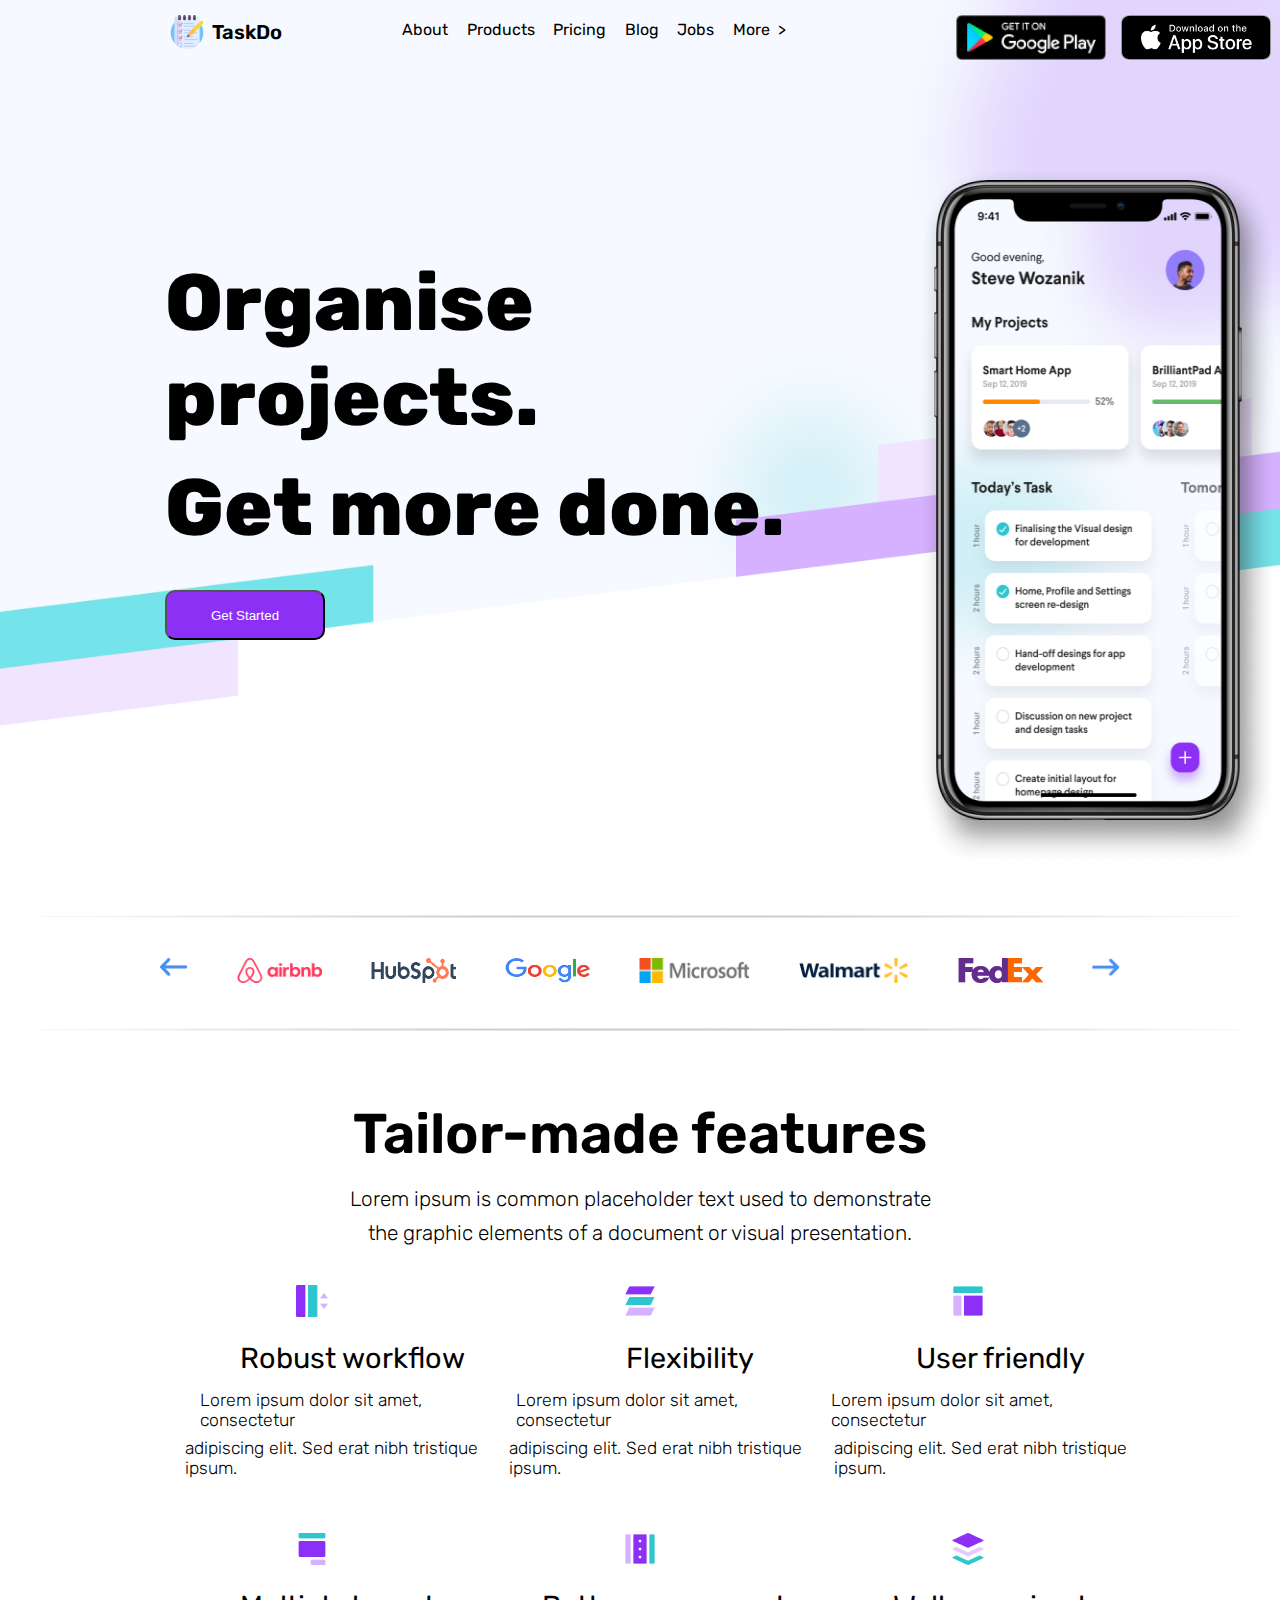
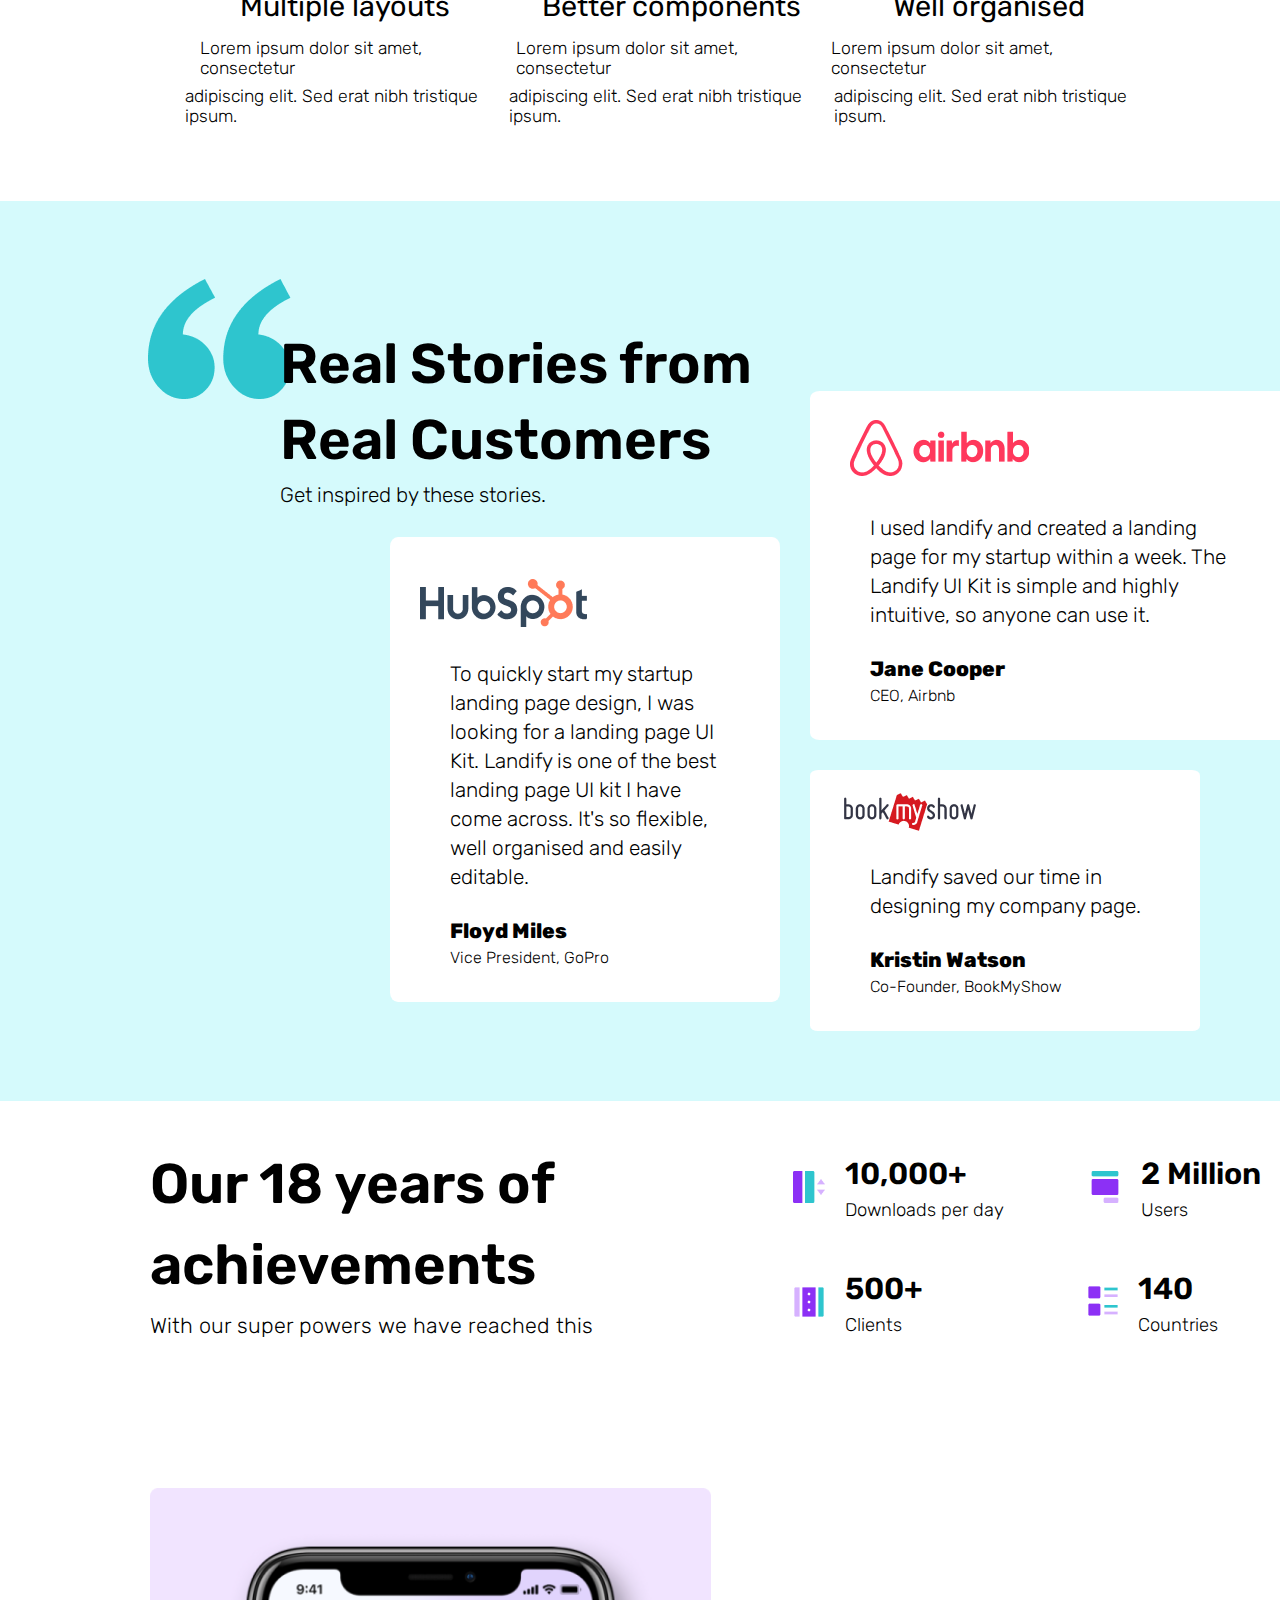
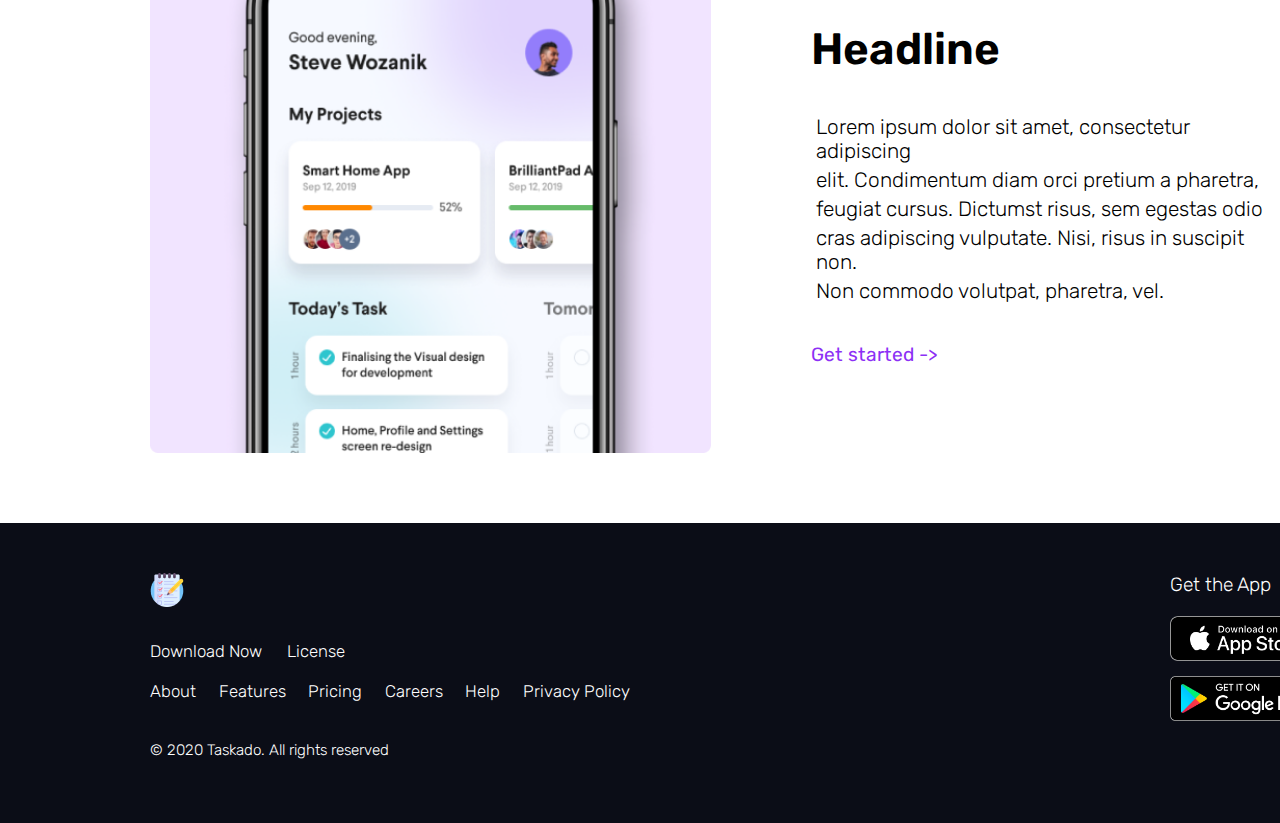
<file: index.html>
<!DOCTYPE html>
<html>
<head>
    <title>Homepage</title>
    <link rel="stylesheet" href="./style.css">
    <link rel="preconnect" href="https://fonts.googleapis.com">
<link rel="preconnect" href="https://fonts.gstatic.com" crossorigin>
<link href="https://fonts.googleapis.com/css2?family=Rubik:wght@300;500&display=swap" rel="stylesheet">
</head>
<body>
<div class="header1">
    <div class="combine">
        <div class="imgTodo">
            <div class="Grouplogo"><img src="./img/Grouplogo.png"></div>
            <div class="todo">TaskDo</div>
        </div>
        <div class="tools">
        <div>About</div>
        <div>Products</div>
        <div>Pricing</div>
        <div>Blog</div>
        <div>Jobs</div>
        <div class="more">More <div class="down">></div></div>
        </div>
        <!-- <div class="badge"> -->
            <div class="playS"><img src="./img/Google Play Badgegoogle_store.png " id="playS"></div>
            <div class="appS"><img src="./img/app_store.png" id="appS"></div>
        <!-- </div> -->
    </div>
    <div class="combine2">
        <div class="heading">
            <div class="t1">Organise projects.</div>
            <div class="t2">Get more done.</div>
            <div>
                <button  class="btn1">Get Started</button>
            </div>
        </div>
        <div class="iphone">
            <img src="./img/iphone.png" class="iphoneImg">
        </div>
    </div>
        <div id="gradient1"></div>
    <div class="combine3">
        <div class="vector2"> <img src="./img/Vector2.png" class="vector2a"> </div>
        <div class="Logos">
            <div class="Airbnb"><img src="./img/Airbnb Logo.png" class="Airbnb1"></div>
            <div class="Hubspot"><img src="./img/Hubspot Logo.png" class="Hubspot1"></div>
            <div class="Google"><img src="./img/Google Logo.png" class="Google1"></div>
            <div class="Microsoft"><img src="./img/Microsoft Logo.png" class="Microsoft1"></div>
            <div class="Walmart"><img src="./img/Walmart Logo.png" class="Walmart1"></div>
            <div class="FedEx"><img src="./img/FedEx Logo.png" class="FedEx1"></div>
        </div>
    <div class="vector"><img src="./img/Vector.png" class="vector2b"></div>
    </div>
        <div id="gradient2"></div>
    <div class="heading2">Tailor-made features</div>
    <div class="para">
        <div class="tx1">Lorem ipsum is common placeholder text used to demonstrate</div>
        <div class="tx2">the graphic elements of a document or visual presentation.</div>
    </div>
    <div class="row1">
        <div><img src="./img/01feature1.png"></div>
        <div><img src="./img/02feature2.png"></div>
        <div><img src="./img/03feature3.png"></div>
    </div>
    <div class="row2">
        <div class="tx3">Robust workflow</div>
        <div class="tx3 ">Flexibility</div>
        <div class="tx3 ">User friendly</div>
    </div>
    <div class="row3">
        <div class="tx4">Lorem ipsum dolor sit amet, consectetur</div>
        <div class="tx4 ">Lorem ipsum dolor sit amet, consectetur</div>
        <div class="tx4 ">Lorem ipsum dolor sit amet, consectetur</div>
    </div>
    <div class="row4">
        <div class="tx4">adipiscing elit. Sed erat nibh tristique ipsum.</div>
        <div class="tx4 ">adipiscing elit. Sed erat nibh tristique ipsum.</div>
        <div class="tx4 ">adipiscing elit. Sed erat nibh tristique ipsum.</div>
    </div>
    <div class="rowchange">
        <div><img src="./img/04feature4.png"></div>
        <div><img src="./img/05feature5.png"></div>
        <div><img src="./img/08feature6.png"></div>
    </div>
    <div class="row2">
        <div class="tx3">Multiple layouts</div>
        <div class="tx3 ">Better components</div>
        <div class="tx3 ">Well organised</div>
    </div>
    <div class="row3">
        <div class="tx4">Lorem ipsum dolor sit amet, consectetur</div>
        <div class="tx4 ">Lorem ipsum dolor sit amet, consectetur</div>
        <div class="tx4 ">Lorem ipsum dolor sit amet, consectetur</div>
    </div>
    <div class="row4">
        <div class="tx4">adipiscing elit. Sed erat nibh tristique ipsum.</div>
        <div class="tx4 ">adipiscing elit. Sed erat nibh tristique ipsum.</div>
        <div class="tx4 ">adipiscing elit. Sed erat nibh tristique ipsum.</div>
    </div>
    <div class="green">
        <div class="TextimageCombine">
            <div class="textimage">
                <div class="heading3">
                    <div>Real Stories from</div>
                    <div class="realC">Real Customers</div>
                    <div id="stories">Get inspired by these stories.</div>
                </div>
               <div class="sideimage">
                <div class="line">To quickly start my startup</div>
                <div class="line">landing page design, I was</div>
                <div class="line">looking for a landing page UI</div>
                <div class="line">Kit. Landify is one of the best</div>
                <div class="line">landing page UI kit I have</div>
                <div class="line">come across. It's so flexible,</div>
                <div class="line">well organised and easily</div>
                <div class="line">editable.</div>
                <div class="line line1">Floyd Miles</div>
                <div class="line line2">Vice President, GoPro</div>
               </div>
            </div>
            <div class="textimage2">
                <div class="sideimage2">
                    <div class="line">I used landify and created a landing</div>
                    <div class="line">page for my startup within a week. The</div>
                    <div class="line">Landify UI Kit is simple and highly</div>
                    <div class="line">intuitive, so anyone can use it.</div>
                    <div class="line line1">Jane Cooper</div>
                    <div class="line line2">CEO, Airbnb</div>
                </div>
                <div class="sideimage3">
                    <div class="line">Landify saved our time in</div>
                    <div class="line">designing my company page.</div>
                    <div class="line line1">Kristin Watson</div>
                    <div class="line line2">Co-Founder, BookMyShow</div>
                </div>
            </div>
        </div>
    </div>
    <div class="combine4">
        <div class="achievements">
            <div class="p1">Our 18 years of</div>
            <div class="p2"> achievements</div>
            <div class="p3">With our super powers we have reached this</div>
        </div>
        <div class="sideboxes">
        <div class="upperSub">
            <div class="subdivision">
                <div class="subimg"><img src="./img/01feature1.png" ></div>
            <div class="counting">
            <div class="total">10,000+</div>
            <div class="counts">Downloads per day</div>
            </div>
            </div>
            <div class="subdivision subdivision2 ">
                <div class="subimg"><img src="./img/04feature4.png" ></div>
            <div class="counting">
            <div class="total">2 Million</div>
            <div class="counts">Users</div>
            </div>
            </div>
        </div>
        <div class="upperSub">
            <div class="subdivision" id="lowersubdivision">
                <div class="subimg"><img src="./img/05feature5.png" ></div>
            <div class="counting">
            <div class="total">500+</div>
            <div class="counts">Clients</div>
            </div>
            </div>
            <div class="subdivision subdivision2 " id="lowersubdivision2">
                <div class="subimg"><img src="./img/09feature9.png" ></div>
            <div class="counting">
            <div class="total">140</div>
            <div class="counts">Countries</div>
            </div>
            </div>
        </div>
        </div>
    </div>
    <div class="nextiphone">
        <div class="newiphone"><img src="./img/Phone Mockupiphone2.png" class="newiphone1"></div>
        <div class="sideElements">
            <div class="Headline">Headline</div>
            <div class="lorem">
                <div class="lorem1">Lorem ipsum dolor sit amet, consectetur adipiscing</div>
                <div class="lorem1">elit. Condimentum diam orci pretium a pharetra,</div>
                <div class="lorem1">feugiat cursus. Dictumst risus, sem egestas odio</div>
                <div class="lorem1">cras adipiscing vulputate. Nisi, risus in suscipit non.</div>
                <div class="lorem1">Non commodo volutpat, pharetra, vel.</div>
            </div>
            <div class="getstart">Get started -></div>
        </div>
    </div>
    <div class="black">
        <div class="lastmerge">
            <div class="col">
                <div><img src="./img/Grouplogo.png"></div>
                <div class="merge1">
                  <div class="DownloadNow">Download Now</div>
                  <div class="License">License</div>
                </div>
                <div class="about">
                    <div>About</div>
                    <div>Features</div>
                    <div>Pricing</div>
                    <div>Careers</div>
                    <div>Help</div>
                    <div>Privacy Policy</div>
                </div>
                <div class="rights">© 2020 Taskado. All rights reserved</div>
              </div>
            <div class="appsCombine">
                <div class="theapp">Get the App</div>
                <div class="apps ps"><img src="./img/app_store.png" class="PlayStore"></div>
                <div class="apps"><img src="./img/play_store.png" class="AppStore"></div>
                <div></div>
            </div>
        </div>
    </div>
</div>
<script src="./action.js"></script>
</body>
</html>
</file>
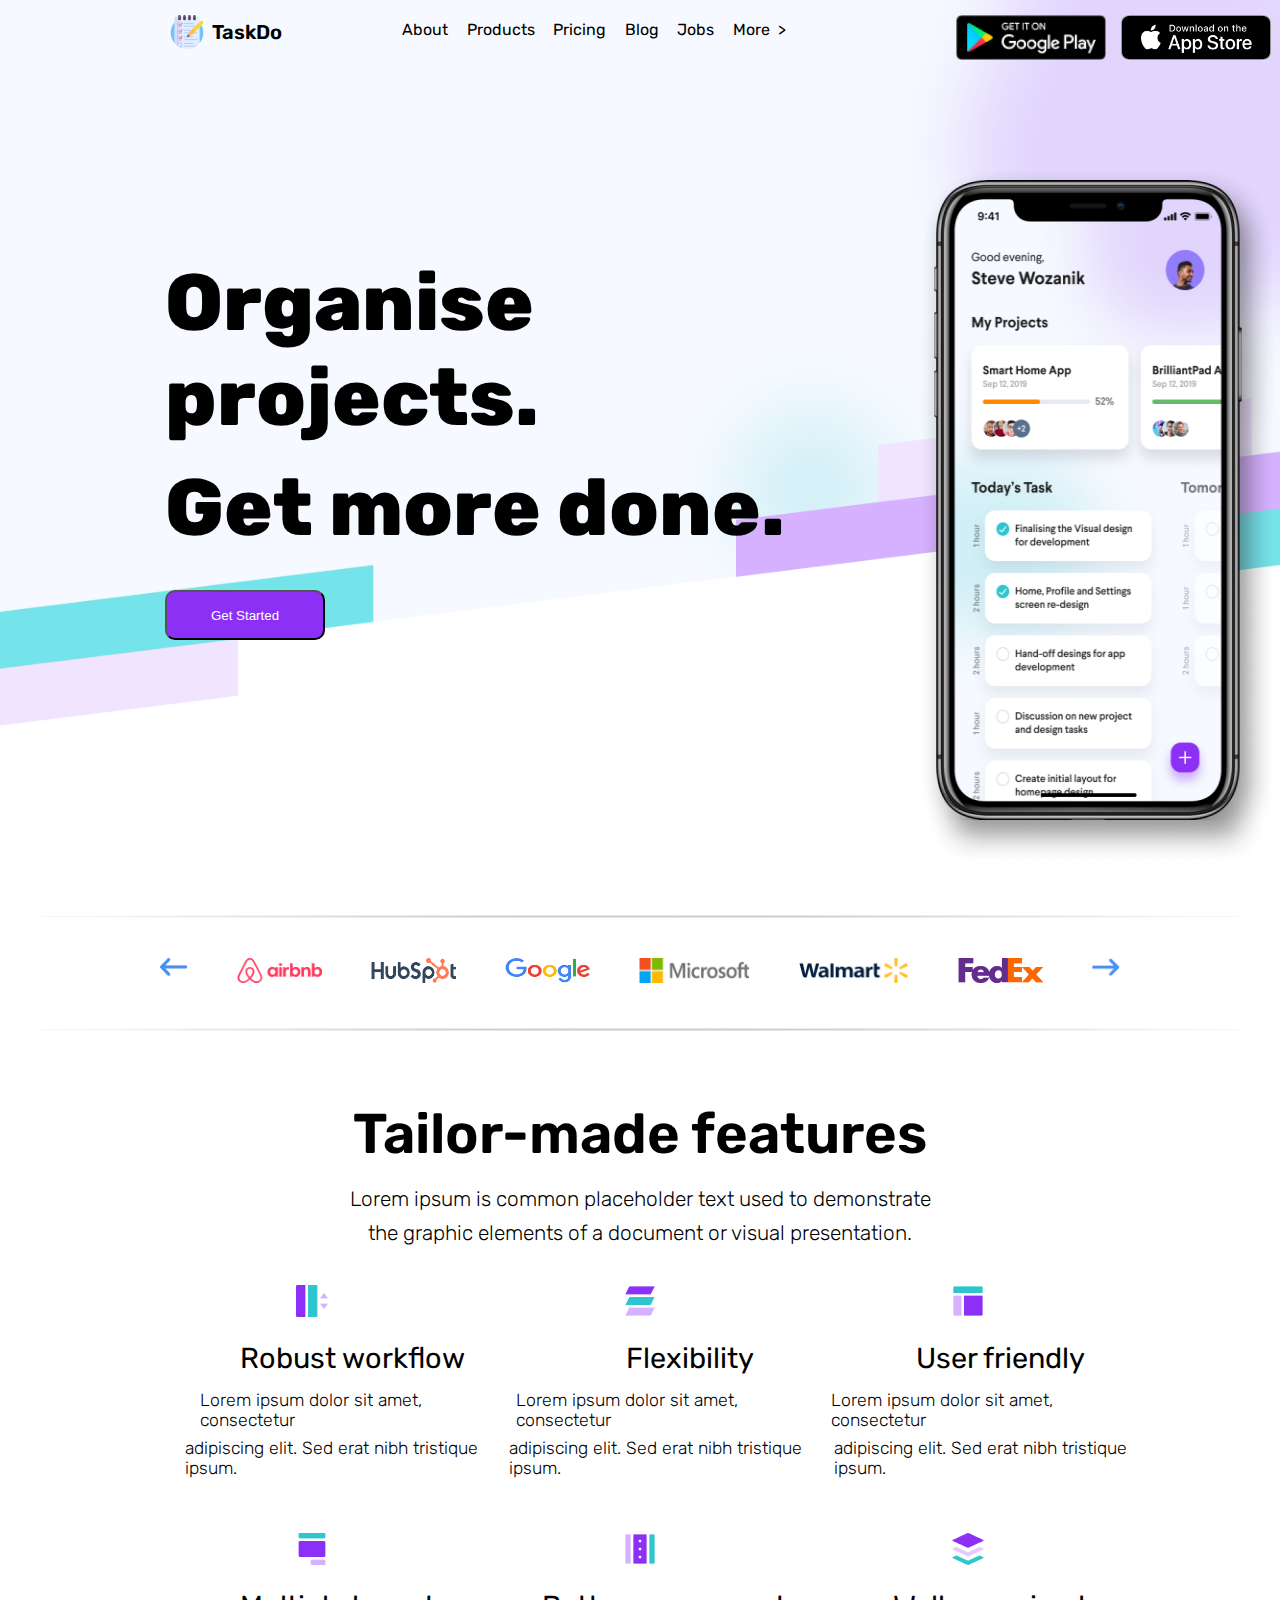
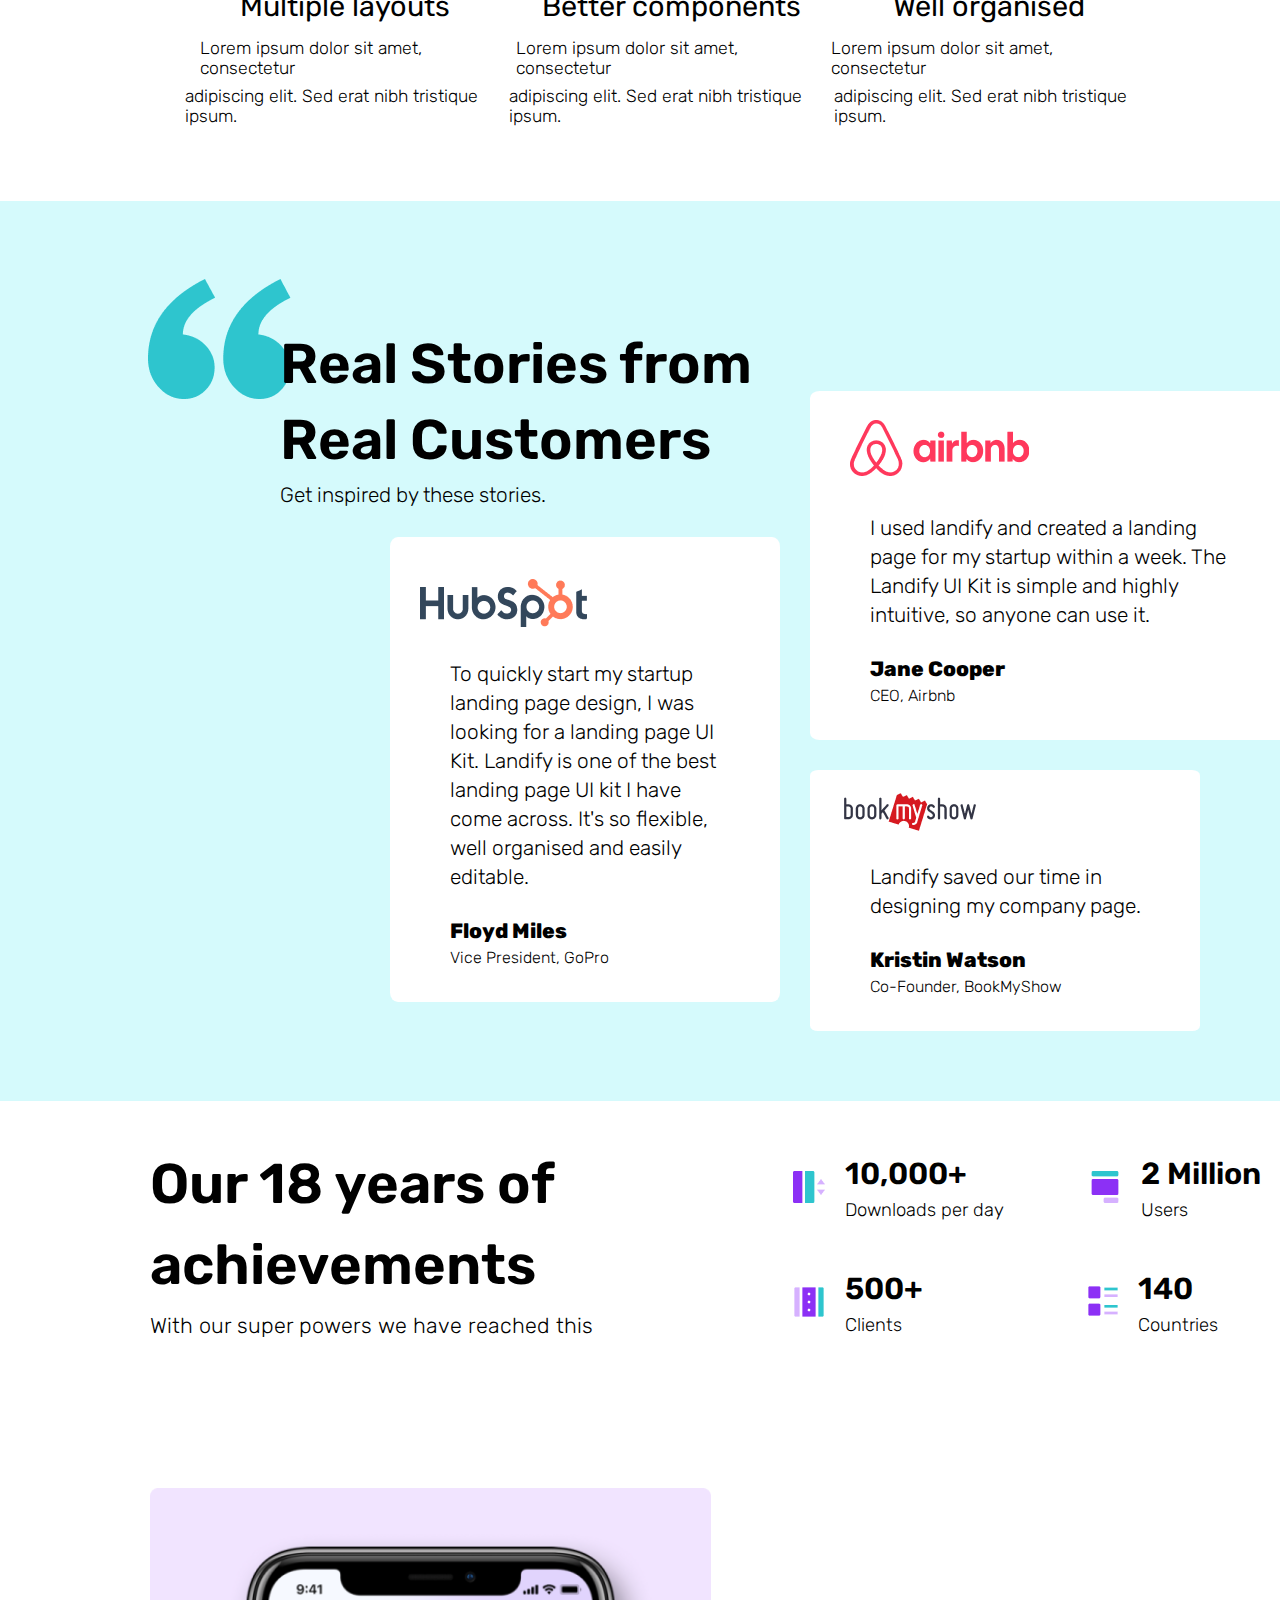
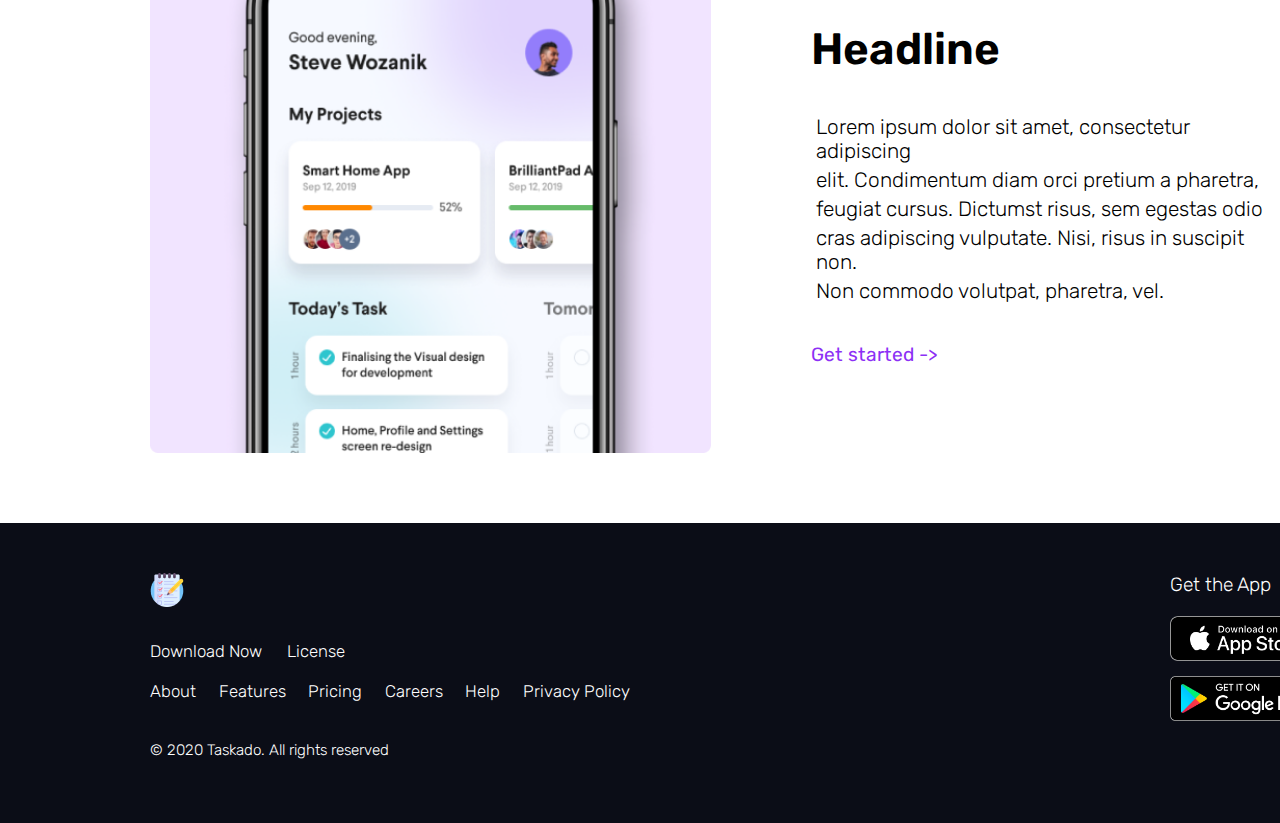
<file: figma.html>
<!DOCTYPE html>
<html>
<head>
    <title>Homepage</title>
    <link rel="stylesheet" href="figma.css">
    <link rel="preconnect" href="https://fonts.googleapis.com">
<link rel="preconnect" href="https://fonts.gstatic.com" crossorigin>
<link href="https://fonts.googleapis.com/css2?family=Rubik:wght@300;500&display=swap" rel="stylesheet">
</head>
<body>
<div class="header1">
    <div class="combine">
        <div class="imgTodo">
            <div class="Grouplogo"><img src="./img/Grouplogo.png"></div>
            <div class="todo">TaskDo</div>
        </div>
        <div class="tools">
        <div>About</div>
        <div>Products</div>
        <div>Pricing</div>
        <div>Blog</div>
        <div>Jobs</div>
        <div class="more">More <div class="down">></div></div>
        </div>
        <!-- <div class="badge"> -->
            <div class="playS"><img src="./img/Google Play Badgegoogle_store.png " id="playS"></div>
            <div class="appS"><img src="./img/app_store.png" id="appS"></div>
        <!-- </div> -->
    </div>
    <div class="combine2">
        <div class="heading">
            <div class="t1">Organise projects.</div>
            <div class="t2">Get more done.</div>
            <div>
                <button  class="btn1">Get Started</button>
            </div>
        </div>
        <div class="iphone">
            <img src="./img/iphone.png" class="iphoneImg">
        </div>
    </div>
        <div id="gradient1"></div>
    <div class="combine3">
        <div class="vector2"> <img src="./img/Vector2.png" class="vector2a"> </div>
        <div class="Logos">
            <div class="Airbnb"><img src="./img/Airbnb Logo.png" class="Airbnb1"></div>
            <div class="Hubspot"><img src="./img/Hubspot Logo.png" class="Hubspot1"></div>
            <div class="Google"><img src="./img/Google Logo.png" class="Google1"></div>
            <div class="Microsoft"><img src="./img/Microsoft Logo.png" class="Microsoft1"></div>
            <div class="Walmart"><img src="./img/Walmart Logo.png" class="Walmart1"></div>
            <div class="FedEx"><img src="./img/FedEx Logo.png" class="FedEx1"></div>
        </div>
    <div class="vector"><img src="./img/Vector.png" class="vector2b"></div>
    </div>
        <div id="gradient2"></div>
    <div class="heading2">Tailor-made features</div>
    <div class="para">
        <div class="tx1">Lorem ipsum is common placeholder text used to demonstrate</div>
        <div class="tx2">the graphic elements of a document or visual presentation.</div>
    </div>
    <div class="row1">
        <div><img src="./img/01feature1.png"></div>
        <div><img src="./img/02feature2.png"></div>
        <div><img src="./img/03feature3.png"></div>
    </div>
    <div class="row2">
        <div class="tx3">Robust workflow</div>
        <div class="tx3 ">Flexibility</div>
        <div class="tx3 ">User friendly</div>
    </div>
    <div class="row3">
        <div class="tx4">Lorem ipsum dolor sit amet, consectetur</div>
        <div class="tx4 ">Lorem ipsum dolor sit amet, consectetur</div>
        <div class="tx4 ">Lorem ipsum dolor sit amet, consectetur</div>
    </div>
    <div class="row4">
        <div class="tx4">adipiscing elit. Sed erat nibh tristique ipsum.</div>
        <div class="tx4 ">adipiscing elit. Sed erat nibh tristique ipsum.</div>
        <div class="tx4 ">adipiscing elit. Sed erat nibh tristique ipsum.</div>
    </div>
    <div class="rowchange">
        <div><img src="./img/04feature4.png"></div>
        <div><img src="./img/05feature5.png"></div>
        <div><img src="./img/08feature6.png"></div>
    </div>
    <div class="row2">
        <div class="tx3">Multiple layouts</div>
        <div class="tx3 ">Better components</div>
        <div class="tx3 ">Well organised</div>
    </div>
    <div class="row3">
        <div class="tx4">Lorem ipsum dolor sit amet, consectetur</div>
        <div class="tx4 ">Lorem ipsum dolor sit amet, consectetur</div>
        <div class="tx4 ">Lorem ipsum dolor sit amet, consectetur</div>
    </div>
    <div class="row4">
        <div class="tx4">adipiscing elit. Sed erat nibh tristique ipsum.</div>
        <div class="tx4 ">adipiscing elit. Sed erat nibh tristique ipsum.</div>
        <div class="tx4 ">adipiscing elit. Sed erat nibh tristique ipsum.</div>
    </div>
    <div class="green">
        <div class="TextimageCombine">
            <div class="textimage">
                <div class="heading3">
                    <div>Real Stories from</div>
                    <div class="realC">Real Customers</div>
                    <div id="stories">Get inspired by these stories.</div>
                </div>
               <div class="sideimage">
                <div class="line">To quickly start my startup</div>
                <div class="line">landing page design, I was</div>
                <div class="line">looking for a landing page UI</div>
                <div class="line">Kit. Landify is one of the best</div>
                <div class="line">landing page UI kit I have</div>
                <div class="line">come across. It's so flexible,</div>
                <div class="line">well organised and easily</div>
                <div class="line">editable.</div>
                <div class="line line1">Floyd Miles</div>
                <div class="line line2">Vice President, GoPro</div>
               </div>
            </div>
            <div class="textimage2">
                <div class="sideimage2">
                    <div class="line">I used landify and created a landing</div>
                    <div class="line">page for my startup within a week. The</div>
                    <div class="line">Landify UI Kit is simple and highly</div>
                    <div class="line">intuitive, so anyone can use it.</div>
                    <div class="line line1">Jane Cooper</div>
                    <div class="line line2">CEO, Airbnb</div>
                </div>
                <div class="sideimage3">
                    <div class="line">Landify saved our time in</div>
                    <div class="line">designing my company page.</div>
                    <div class="line line1">Kristin Watson</div>
                    <div class="line line2">Co-Founder, BookMyShow</div>
                </div>
            </div>
        </div>
    </div>
    <div class="combine4">
        <div class="achievements">
            <div class="p1">Our 18 years of</div>
            <div class="p2"> achievements</div>
            <div class="p3">With our super powers we have reached this</div>
        </div>
        <div class="sideboxes">
        <div class="upperSub">
            <div class="subdivision">
                <div class="subimg"><img src="./img/01feature1.png" ></div>
            <div class="counting">
            <div class="total">10,000+</div>
            <div class="counts">Downloads per day</div>
            </div>
            </div>
            <div class="subdivision subdivision2 ">
                <div class="subimg"><img src="./img/04feature4.png" ></div>
            <div class="counting">
            <div class="total">2 Million</div>
            <div class="counts">Users</div>
            </div>
            </div>
        </div>
        <div class="upperSub">
            <div class="subdivision" id="lowersubdivision">
                <div class="subimg"><img src="./img/05feature5.png" ></div>
            <div class="counting">
            <div class="total">500+</div>
            <div class="counts">Clients</div>
            </div>
            </div>
            <div class="subdivision subdivision2 " id="lowersubdivision2">
                <div class="subimg"><img src="./img/09feature9.png" ></div>
            <div class="counting">
            <div class="total">140</div>
            <div class="counts">Countries</div>
            </div>
            </div>
        </div>
        </div>
    </div>
    <div class="nextiphone">
        <div class="newiphone"><img src="./img/Phone Mockupiphone2.png" class="newiphone1"></div>
        <div class="sideElements">
            <div class="Headline">Headline</div>
            <div class="lorem">
                <div class="lorem1">Lorem ipsum dolor sit amet, consectetur adipiscing</div>
                <div class="lorem1">elit. Condimentum diam orci pretium a pharetra,</div>
                <div class="lorem1">feugiat cursus. Dictumst risus, sem egestas odio</div>
                <div class="lorem1">cras adipiscing vulputate. Nisi, risus in suscipit non.</div>
                <div class="lorem1">Non commodo volutpat, pharetra, vel.</div>
            </div>
            <div class="getstart">Get started -></div>
        </div>
    </div>
    <div class="black">
        <div class="lastmerge">
            <div class="col">
                <div><img src="./img/Grouplogo.png"></div>
                <div class="merge1">
                  <div class="DownloadNow">Download Now</div>
                  <div class="License">License</div>
                </div>
                <div class="about">
                    <div>About</div>
                    <div>Features</div>
                    <div>Pricing</div>
                    <div>Careers</div>
                    <div>Help</div>
                    <div>Privacy Policy</div>
                </div>
                <div class="rights">© 2020 Taskado. All rights reserved</div>
              </div>
            <div class="appsCombine">
                <div class="theapp">Get the App</div>
                <div class="apps ps"><img src="./img/app_store.png" class="PlayStore"></div>
                <div class="apps"><img src="./img/play_store.png" class="AppStore"></div>
                <div></div>
            </div>
        </div>
    </div>
</div>
<script src="figma.js"></script>
</body>
</html>
</file>
<file: style.css>
body{
    width: 100vw;
    overflow-x: hidden;
    margin: 0;
    font-family: 'Rubik', sans-serif;
    background: url("./img/Backgroundback.png") no-repeat ;
    background-size: contain;
}
.combine{
    display: flex;
}
.imgTodo{
    display: flex;
    margin-left: 170px;
    margin-right: 120px;
}
.more {
    display: flex;
}
.down{
    /* transform: rotate(90deg) translateY(-5px); */
    margin-left: 8px;
}
.toolsS{
    display: flex;
}
/* .badge{
    display: flex;

} */
 #playS , #appS{
    width: 100%;
    height: 100%;
}
.playS{
    width: 150px;
    height: 45px;
    margin-left: 170px;
}
.appS{
    width: 150px;
    height: 45px;
    margin-left: 15px;
}
.todo{
    font-size: 20px;
    margin-top: 5px;
    margin-left: 8px;
    font-weight: 600;
}
.header1{
     margin-top: 15px;
}
.tools{
    width: 30%;
    display: flex;
    flex-direction: row;
    justify-content: space-between;
    margin-top: 5px;
}
.heading{
    margin-left: 165px;
    margin-top: 195px;
}
.t1 , .t2{
    font-size: 5rem;
    font-weight: 800;
}
.t1{
    margin-bottom: 15px;
}
.combine2{
    display: flex;
}
.iphoneImg{
    height: 100%;
    width: 100%;
}
.iphone{
    height: 700px;
    width: 420px;
    margin-left: 90px;
    margin-top: 105px;
}
.btn1{
    margin-top:35px;
    width: 160px;
    height: 50px;
    border-radius: 10px;
    background: #8C30F5;
    color: #ffffff;
}
#gradient1
{
box-sizing: border-box;
opacity: 0.2;
height:3px;
width:1200px;
margin:auto;
margin-top:50px;
margin-bottom: 40px;
background: -moz-radial-gradient(center, ellipse cover,  rgba(10,10,10,1) 0%, rgba(8,8,8,1) 19%, rgba(3,3,3,0) 80%, rgba(1,1,1,0) 100%); /* FF3.6+ */
background: -webkit-gradient(radial, center center, 0px, center center, 100%, color-stop(0%,rgba(10,10,10,1)), color-stop(19%,rgba(8,8,8,1)), color-stop(80%,rgba(3,3,3,0)), color-stop(100%,rgba(1,1,1,0))); /* Chrome,Safari4+ */
background: -webkit-radial-gradient(center, ellipse cover,  rgba(10,10,10,1) 0%,rgba(8,8,8,1) 19%,rgba(3,3,3,0) 80%,rgba(1,1,1,0) 100%); /* Chrome10+,Safari5.1+ */
background: -o-radial-gradient(center, ellipse cover,  rgba(10,10,10,1) 0%,rgba(8,8,8,1) 19%,rgba(3,3,3,0) 80%,rgba(1,1,1,0) 100%); /* Opera 12+ */
background: -ms-radial-gradient(center, ellipse cover,  rgba(10,10,10,1) 0%,rgba(8,8,8,1) 19%,rgba(3,3,3,0) 80%,rgba(1,1,1,0) 100%); /* IE10+ */
background: radial-gradient(center, ellipse cover,  rgba(10,10,10,1) 0%,rgba(8,8,8,1) 19%,rgba(3,3,3,0) 80%,rgba(1,1,1,0) 100%); /* W3C */
filter: progid:DXImageTransform.Microsoft.gradient( startColorstr='#0a0a0a', endColorstr='#00010101',GradientType=1 ); /* IE6-9 fallback on horizontal gradient */
}
#gradient2
{
box-sizing: border-box;
opacity: 0.2;
height:3px;
width:1200px;
margin:auto;
margin-top:45px;
background: -moz-radial-gradient(center, ellipse cover,  rgba(10,10,10,1) 0%, rgba(8,8,8,1) 19%, rgba(3,3,3,0) 80%, rgba(1,1,1,0) 100%); /* FF3.6+ */
background: -webkit-gradient(radial, center center, 0px, center center, 100%, color-stop(0%,rgba(10,10,10,1)), color-stop(19%,rgba(8,8,8,1)), color-stop(80%,rgba(3,3,3,0)), color-stop(100%,rgba(1,1,1,0))); /* Chrome,Safari4+ */
background: -webkit-radial-gradient(center, ellipse cover,  rgba(10,10,10,1) 0%,rgba(8,8,8,1) 19%,rgba(3,3,3,0) 80%,rgba(1,1,1,0) 100%); /* Chrome10+,Safari5.1+ */
background: -o-radial-gradient(center, ellipse cover,  rgba(10,10,10,1) 0%,rgba(8,8,8,1) 19%,rgba(3,3,3,0) 80%,rgba(1,1,1,0) 100%); /* Opera 12+ */
background: -ms-radial-gradient(center, ellipse cover,  rgba(10,10,10,1) 0%,rgba(8,8,8,1) 19%,rgba(3,3,3,0) 80%,rgba(1,1,1,0) 100%); /* IE10+ */
background: radial-gradient(center, ellipse cover,  rgba(10,10,10,1) 0%,rgba(8,8,8,1) 19%,rgba(3,3,3,0) 80%,rgba(1,1,1,0) 100%); /* W3C */
filter: progid:DXImageTransform.Microsoft.gradient( startColorstr='#0a0a0a', endColorstr='#00010101',GradientType=1 ); /* IE6-9 fallback on horizontal gradient */
}
.combine3{
    display: flex;
    margin-top: 15px;
}
.Logos{
    width: 75%;
    display: flex;
    flex-direction: row;
    justify-content: space-evenly;
}
.Airbnb1 , .Hubspot1 , .Google1 , .Microsoft1 , .Walmart1 , .FedEx1 , .vector2a , .vector2b{
    width: 100%;
    height: 100%;
}
.Airbnb , .Hubspot , .Google , .FedEx{
    width: 85px;
    height: 25px;
}
.Microsoft , .Walmart {
    width: 110px;
    height: 25px;
}
.vector2 , .vector{
    width: 30px;
    height: 18px;
}
.vector2{
    margin-left: 160px;
}
.vector{
    margin-right: 160px;
}
.heading2{
    margin-top: 70px;
    text-align: center;
    font-size: 3.5rem;
    font-weight: 600;
}
.para{
    margin-top: 20px;
}
.tx1 , .tx2{
    text-align: center;
    font-size: 1.3rem;
    font-weight: 300;
}
.tx2{
    margin-top: 10px;
}
.row1{
    margin-top: 40px;
    display: flex;
    flex-direction: row;
    justify-content: space-evenly;
}
.rowchange{
    margin-top: 55px;
    display: flex;
    flex-direction: row;
    justify-content: space-evenly;
}
.row2{
    width: 66%;
    margin-top: 20px;
    margin-left: 240px;
    display: flex;
    flex-direction: row;
    justify-content: space-between;
}
.tx3{
    font-size: 1.8rem;
}
.row3{
    width: 74%;
    margin-top: 15px;
    margin-left: 200px;
    display: flex;
    flex-direction: row;
    justify-content: space-between;
}
.tx4{
    font-size: 1.1rem;
    font-weight: 300;
}
.row4{
    width: 76%;
    margin-top: 8px;
    margin-left: 185px;
    display: flex;
    flex-direction: row;
    justify-content: space-between;
}
.green{
    background-color: #D5FAFC;
    width: 100%;
    height: 900px;
    margin-top: 75px;
    background: left 13% top 10% url("./img/quotes.png") no-repeat #D5FAFC ;
}
.heading3{
    margin-left: 280px;
    padding-top: 130px;
    font-size: 3.5rem;
    font-weight: 600;
}
.realC{
    margin-top: 10px;
}
#stories{
    font-size: 1.3rem;
    font-weight: 300;
    margin-top: 10px ;
}
/* .textimage{
    display: flex;
} */
.sideimage{
    margin-left: 390px;
    margin-top: 30px;
    /* height: 350px;  */
     width: 390px;
    padding-top: 120px;
     /* padding-right: 50px; */
    padding-bottom: 30px;  
    background: left 13% top 10% url("./img/Hubspot\ Logo.png") no-repeat #ffffff ;
    background-color: #ffffff;
    border-radius: 2%;
}
.sideimage2{
    width: 440px;
    margin-top: 190px; 
    margin-left: 30px;
    padding-top: 120px;
    padding-right: 40px;
    padding-bottom: 30px;
    background: left 13% top 10% url("./img/Airbnb\ Logo.png") no-repeat #ffffff ;
    border-radius: 2%;
}
.sideimage3{
    width: 350px;
    margin-top: 30px; 
    margin-left: 30px;
    padding-top: 90px;
    padding-right: 40px;
    padding-bottom: 30px;
    background: left 13% top 10% url("./img/BookMyShow\ Logo.png") no-repeat #ffffff ;
    border-radius: 2%;
}
.TextimageCombine{
    display: flex;
}
.line{
    margin: 5px;
    font-weight: 300;
    font-size: 1.3rem;
    margin-left: 60px;
}
.line1{
    margin-top: 30px;
    font-weight: 800;
}
.line2{
    font-size: 1rem;
    font-weight: 100;
}
.achievements{
    margin-top: 50px;
    font-size: 3.5rem;
    font-weight: 600;
    margin-left: 150px;
}
.p2{
    margin-top: 15px;
}
.p3{
    margin-top: 15px;
    font-weight: 300;
    font-size: 1.35rem;
}
.combine4 , .subdivision , .upperSub{
    display: flex;
}
.total{
    font-size: 1.9rem;
    font-weight: 600;
}
.counts{
    font-size: 1.15rem;
    font-weight: 300;
    margin-top: 7px;
}
.sideboxes{
    margin-left: 200px;
    margin-top: 55px;
}
.subimg{
    margin-top: 15px;
    margin-right: 20px;
}
.subdivision2{
    margin-left: 85px;
}
#lowersubdivision2 , #lowersubdivision{
    margin-top: 50px;
}
#lowersubdivision2{
    margin-left: 165px;
}
.nextiphone{
    margin-top: 150px;
    display: flex;
    margin-left: 150px;
}
.newiphone1{
    width: 100%;
    height: 100%;
}
.newiphone{
    width: 580px;
}
.Headline{
    font-size: 2.75rem;
    font-weight: 600;
}
.sideElements{
    margin-left: 100px;
    margin-top: 135px;
}
.lorem{
    margin-top: 40px;
}
.lorem1{
    font-weight: 300;
    margin: 5px;
    font-size: 1.3rem;
}
.getstart{
    margin-top: 40px;
    font-size: 1.2rem;
    color: #8C30F5;
}
.black{
    background: #0B0D17;
    height: 300px;
    width: 100%;
    margin-top: 70px;
    color: #ffffff;
    font-weight: 300;
}
.col{
   padding-top: 50px;
   margin-left:150px
}
.merge1{
    display: flex;
    margin-top: 30px;
    font-size: 1.05rem;
}
.DownloadNow{
    margin-right: 25px;
}
.about{
    margin-top: 20px;
    font-size: 1.05rem;
    width: 480px;
    display: flex;
    flex-direction: row;
    justify-content: space-between;
}
.rights{
    margin-top: 40px;
    font-size: 0.95rem;
}
.PlayStore,.AppStore{
    width: 100%;
    height: 100%;
}
.apps{
    width: 150px;
    height: 45px;
}
.theapp{
    font-size: 1.2rem;
}
.lastmerge{
    display: flex;
}
.appsCombine{
    margin-left: 540px;
    margin-top: 50px;
}
.ps{
    margin-top: 20px;
    margin-bottom: 15px;
}

.Logos {
	/* transform: translateX(100px); */
	transition: 0.4s;
	overflow-x: hidden;
}
</file>
<file: figma.css>
body{
    width: 100vw;
    overflow-x: hidden;
    margin: 0;
    font-family: 'Rubik', sans-serif;
    background: url("./img/Backgroundback.png") no-repeat ;
    background-size: contain;
}
.combine{
    display: flex;
}
.imgTodo{
    display: flex;
    margin-left: 170px;
    margin-right: 120px;
}
.more {
    display: flex;
}
.down{
    /* transform: rotate(90deg) translateY(-5px); */
    margin-left: 8px;
}
.toolsS{
    display: flex;
}
/* .badge{
    display: flex;

} */
 #playS , #appS{
    width: 100%;
    height: 100%;
}
.playS{
    width: 150px;
    height: 45px;
    margin-left: 170px;
}
.appS{
    width: 150px;
    height: 45px;
    margin-left: 15px;
}
.todo{
    font-size: 20px;
    margin-top: 5px;
    margin-left: 8px;
    font-weight: 600;
}
.header1{
     margin-top: 15px;
}
.tools{
    width: 30%;
    display: flex;
    flex-direction: row;
    justify-content: space-between;
    margin-top: 5px;
}
.heading{
    margin-left: 165px;
    margin-top: 195px;
}
.t1 , .t2{
    font-size: 5rem;
    font-weight: 800;
}
.t1{
    margin-bottom: 15px;
}
.combine2{
    display: flex;
}
.iphoneImg{
    height: 100%;
    width: 100%;
}
.iphone{
    height: 700px;
    width: 420px;
    margin-left: 90px;
    margin-top: 105px;
}
.btn1{
    margin-top:35px;
    width: 160px;
    height: 50px;
    border-radius: 10px;
    background: #8C30F5;
    color: #ffffff;
}
#gradient1
{
box-sizing: border-box;
opacity: 0.2;
height:3px;
width:1200px;
margin:auto;
margin-top:50px;
margin-bottom: 40px;
background: -moz-radial-gradient(center, ellipse cover,  rgba(10,10,10,1) 0%, rgba(8,8,8,1) 19%, rgba(3,3,3,0) 80%, rgba(1,1,1,0) 100%); /* FF3.6+ */
background: -webkit-gradient(radial, center center, 0px, center center, 100%, color-stop(0%,rgba(10,10,10,1)), color-stop(19%,rgba(8,8,8,1)), color-stop(80%,rgba(3,3,3,0)), color-stop(100%,rgba(1,1,1,0))); /* Chrome,Safari4+ */
background: -webkit-radial-gradient(center, ellipse cover,  rgba(10,10,10,1) 0%,rgba(8,8,8,1) 19%,rgba(3,3,3,0) 80%,rgba(1,1,1,0) 100%); /* Chrome10+,Safari5.1+ */
background: -o-radial-gradient(center, ellipse cover,  rgba(10,10,10,1) 0%,rgba(8,8,8,1) 19%,rgba(3,3,3,0) 80%,rgba(1,1,1,0) 100%); /* Opera 12+ */
background: -ms-radial-gradient(center, ellipse cover,  rgba(10,10,10,1) 0%,rgba(8,8,8,1) 19%,rgba(3,3,3,0) 80%,rgba(1,1,1,0) 100%); /* IE10+ */
background: radial-gradient(center, ellipse cover,  rgba(10,10,10,1) 0%,rgba(8,8,8,1) 19%,rgba(3,3,3,0) 80%,rgba(1,1,1,0) 100%); /* W3C */
filter: progid:DXImageTransform.Microsoft.gradient( startColorstr='#0a0a0a', endColorstr='#00010101',GradientType=1 ); /* IE6-9 fallback on horizontal gradient */
}
#gradient2
{
box-sizing: border-box;
opacity: 0.2;
height:3px;
width:1200px;
margin:auto;
margin-top:45px;
background: -moz-radial-gradient(center, ellipse cover,  rgba(10,10,10,1) 0%, rgba(8,8,8,1) 19%, rgba(3,3,3,0) 80%, rgba(1,1,1,0) 100%); /* FF3.6+ */
background: -webkit-gradient(radial, center center, 0px, center center, 100%, color-stop(0%,rgba(10,10,10,1)), color-stop(19%,rgba(8,8,8,1)), color-stop(80%,rgba(3,3,3,0)), color-stop(100%,rgba(1,1,1,0))); /* Chrome,Safari4+ */
background: -webkit-radial-gradient(center, ellipse cover,  rgba(10,10,10,1) 0%,rgba(8,8,8,1) 19%,rgba(3,3,3,0) 80%,rgba(1,1,1,0) 100%); /* Chrome10+,Safari5.1+ */
background: -o-radial-gradient(center, ellipse cover,  rgba(10,10,10,1) 0%,rgba(8,8,8,1) 19%,rgba(3,3,3,0) 80%,rgba(1,1,1,0) 100%); /* Opera 12+ */
background: -ms-radial-gradient(center, ellipse cover,  rgba(10,10,10,1) 0%,rgba(8,8,8,1) 19%,rgba(3,3,3,0) 80%,rgba(1,1,1,0) 100%); /* IE10+ */
background: radial-gradient(center, ellipse cover,  rgba(10,10,10,1) 0%,rgba(8,8,8,1) 19%,rgba(3,3,3,0) 80%,rgba(1,1,1,0) 100%); /* W3C */
filter: progid:DXImageTransform.Microsoft.gradient( startColorstr='#0a0a0a', endColorstr='#00010101',GradientType=1 ); /* IE6-9 fallback on horizontal gradient */
}
.combine3{
    display: flex;
    margin-top: 15px;
}
.Logos{
    width: 75%;
    display: flex;
    flex-direction: row;
    justify-content: space-evenly;
}
.Airbnb1 , .Hubspot1 , .Google1 , .Microsoft1 , .Walmart1 , .FedEx1 , .vector2a , .vector2b{
    width: 100%;
    height: 100%;
}
.Airbnb , .Hubspot , .Google , .FedEx{
    width: 85px;
    height: 25px;
}
.Microsoft , .Walmart {
    width: 110px;
    height: 25px;
}
.vector2 , .vector{
    width: 30px;
    height: 18px;
}
.vector2{
    margin-left: 160px;
}
.vector{
    margin-right: 160px;
}
.heading2{
    margin-top: 70px;
    text-align: center;
    font-size: 3.5rem;
    font-weight: 600;
}
.para{
    margin-top: 20px;
}
.tx1 , .tx2{
    text-align: center;
    font-size: 1.3rem;
    font-weight: 300;
}
.tx2{
    margin-top: 10px;
}
.row1{
    margin-top: 40px;
    display: flex;
    flex-direction: row;
    justify-content: space-evenly;
}
.rowchange{
    margin-top: 55px;
    display: flex;
    flex-direction: row;
    justify-content: space-evenly;
}
.row2{
    width: 66%;
    margin-top: 20px;
    margin-left: 240px;
    display: flex;
    flex-direction: row;
    justify-content: space-between;
}
.tx3{
    font-size: 1.8rem;
}
.row3{
    width: 74%;
    margin-top: 15px;
    margin-left: 200px;
    display: flex;
    flex-direction: row;
    justify-content: space-between;
}
.tx4{
    font-size: 1.1rem;
    font-weight: 300;
}
.row4{
    width: 76%;
    margin-top: 8px;
    margin-left: 185px;
    display: flex;
    flex-direction: row;
    justify-content: space-between;
}
.green{
    background-color: #D5FAFC;
    width: 100%;
    height: 900px;
    margin-top: 75px;
    background: left 13% top 10% url("./img/quotes.png") no-repeat #D5FAFC ;
}
.heading3{
    margin-left: 280px;
    padding-top: 130px;
    font-size: 3.5rem;
    font-weight: 600;
}
.realC{
    margin-top: 10px;
}
#stories{
    font-size: 1.3rem;
    font-weight: 300;
    margin-top: 10px ;
}
/* .textimage{
    display: flex;
} */
.sideimage{
    margin-left: 390px;
    margin-top: 30px;
    /* height: 350px;  */
     width: 390px;
    padding-top: 120px;
     /* padding-right: 50px; */
    padding-bottom: 30px;  
    background: left 13% top 10% url("./img/Hubspot\ Logo.png") no-repeat #ffffff ;
    background-color: #ffffff;
    border-radius: 2%;
}
.sideimage2{
    width: 440px;
    margin-top: 190px; 
    margin-left: 30px;
    padding-top: 120px;
    padding-right: 40px;
    padding-bottom: 30px;
    background: left 13% top 10% url("./img/Airbnb\ Logo.png") no-repeat #ffffff ;
    border-radius: 2%;
}
.sideimage3{
    width: 350px;
    margin-top: 30px; 
    margin-left: 30px;
    padding-top: 90px;
    padding-right: 40px;
    padding-bottom: 30px;
    background: left 13% top 10% url("./img/BookMyShow\ Logo.png") no-repeat #ffffff ;
    border-radius: 2%;
}
.TextimageCombine{
    display: flex;
}
.line{
    margin: 5px;
    font-weight: 300;
    font-size: 1.3rem;
    margin-left: 60px;
}
.line1{
    margin-top: 30px;
    font-weight: 800;
}
.line2{
    font-size: 1rem;
    font-weight: 100;
}
.achievements{
    margin-top: 50px;
    font-size: 3.5rem;
    font-weight: 600;
    margin-left: 150px;
}
.p2{
    margin-top: 15px;
}
.p3{
    margin-top: 15px;
    font-weight: 300;
    font-size: 1.35rem;
}
.combine4 , .subdivision , .upperSub{
    display: flex;
}
.total{
    font-size: 1.9rem;
    font-weight: 600;
}
.counts{
    font-size: 1.15rem;
    font-weight: 300;
    margin-top: 7px;
}
.sideboxes{
    margin-left: 200px;
    margin-top: 55px;
}
.subimg{
    margin-top: 15px;
    margin-right: 20px;
}
.subdivision2{
    margin-left: 85px;
}
#lowersubdivision2 , #lowersubdivision{
    margin-top: 50px;
}
#lowersubdivision2{
    margin-left: 165px;
}
.nextiphone{
    margin-top: 150px;
    display: flex;
    margin-left: 150px;
}
.newiphone1{
    width: 100%;
    height: 100%;
}
.newiphone{
    width: 580px;
}
.Headline{
    font-size: 2.75rem;
    font-weight: 600;
}
.sideElements{
    margin-left: 100px;
    margin-top: 135px;
}
.lorem{
    margin-top: 40px;
}
.lorem1{
    font-weight: 300;
    margin: 5px;
    font-size: 1.3rem;
}
.getstart{
    margin-top: 40px;
    font-size: 1.2rem;
    color: #8C30F5;
}
.black{
    background: #0B0D17;
    height: 300px;
    width: 100%;
    margin-top: 70px;
    color: #ffffff;
    font-weight: 300;
}
.col{
   padding-top: 50px;
   margin-left:150px
}
.merge1{
    display: flex;
    margin-top: 30px;
    font-size: 1.05rem;
}
.DownloadNow{
    margin-right: 25px;
}
.about{
    margin-top: 20px;
    font-size: 1.05rem;
    width: 480px;
    display: flex;
    flex-direction: row;
    justify-content: space-between;
}
.rights{
    margin-top: 40px;
    font-size: 0.95rem;
}
.PlayStore,.AppStore{
    width: 100%;
    height: 100%;
}
.apps{
    width: 150px;
    height: 45px;
}
.theapp{
    font-size: 1.2rem;
}
.lastmerge{
    display: flex;
}
.appsCombine{
    margin-left: 540px;
    margin-top: 50px;
}
.ps{
    margin-top: 20px;
    margin-bottom: 15px;
}

.Logos {
	/* transform: translateX(100px); */
	transition: 0.4s;
	overflow-x: hidden;
}
</file>
